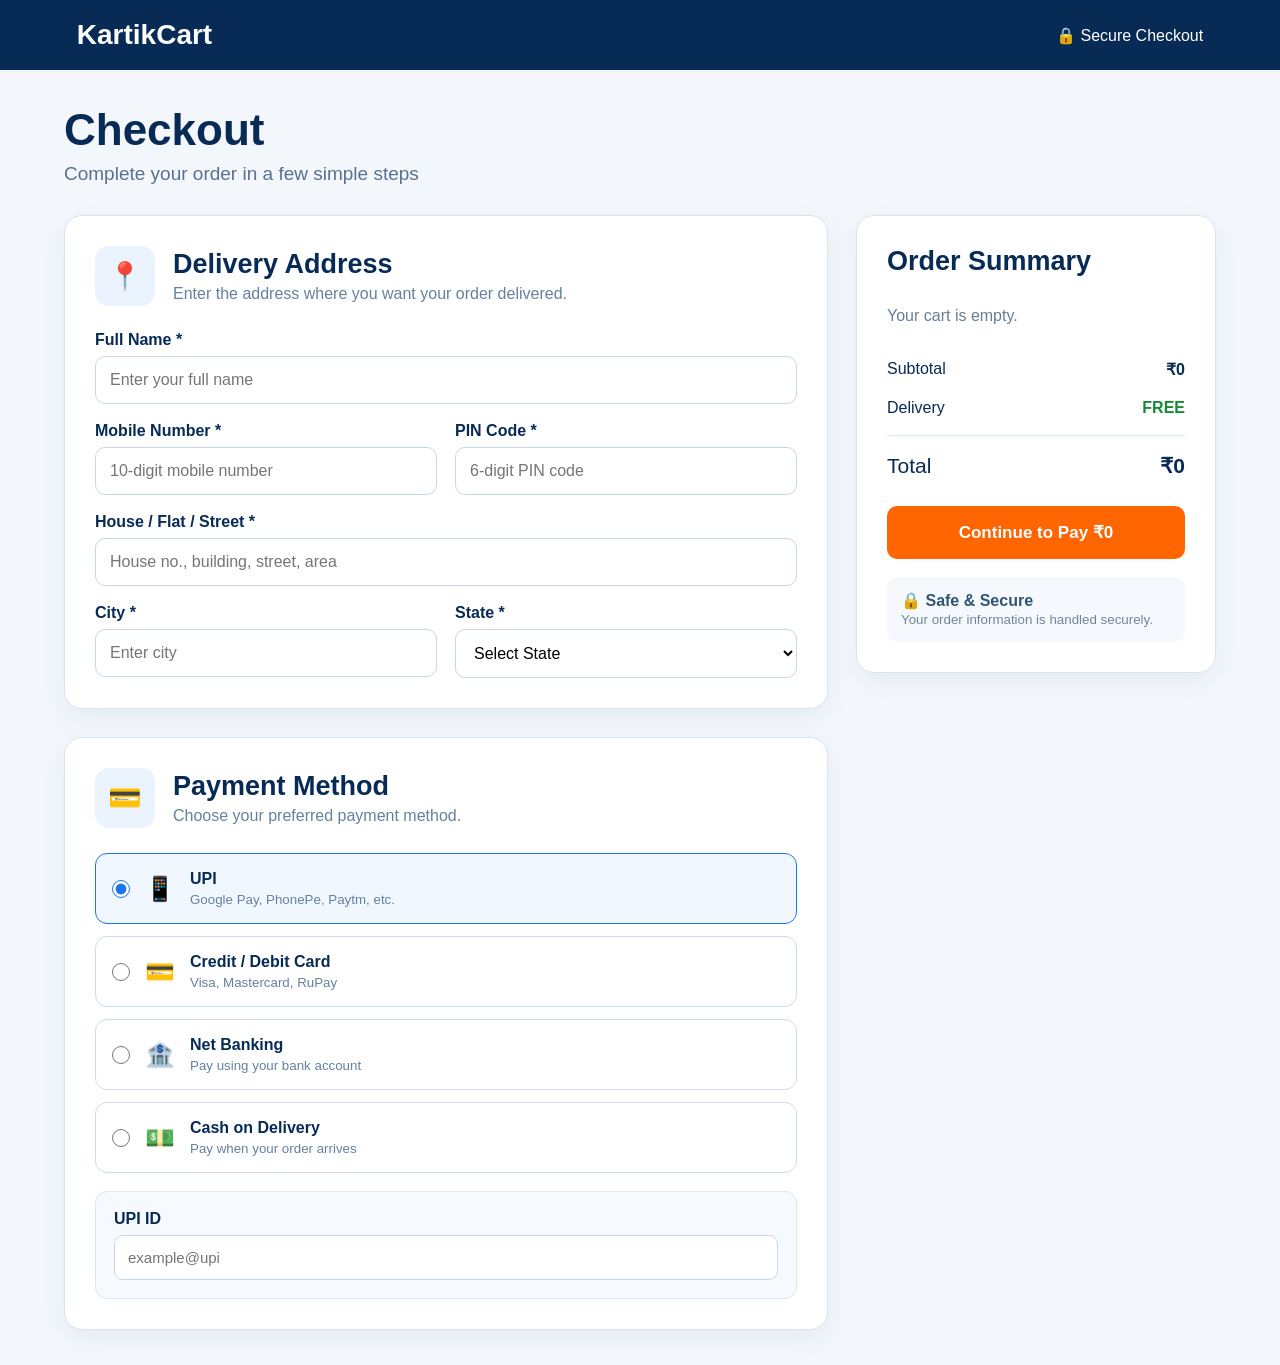
<file: payment.html>
<!DOCTYPE html>
<html lang="en">
<head>
<meta charset="UTF-8">
<meta name="viewport" content="width=device-width,initial-scale=1.0">
<title>KartikCart - Checkout</title>
<link rel="stylesheet" href="payment.css">
</head>
<body>
<header class="header"><div class="logo">KartikCart</div><div>🔒 Secure Checkout</div></header>

<main class="container">
<div class="title"><h1>Checkout</h1><p>Complete your order in a few simple steps</p></div>

<div class="layout">
<section>
<div class="card">
<div class="section-head"><div class="icon">📍</div><div><h2>Delivery Address</h2><p>Enter the address where you want your order delivered.</p></div></div>

<form id="addressForm">
<div class="grid">
<div class="field full"><label>Full Name *</label><input id="fullName" required placeholder="Enter your full name"></div>
<div class="field"><label>Mobile Number *</label><input id="mobile" required maxlength="10" placeholder="10-digit mobile number"></div>
<div class="field"><label>PIN Code *</label><input id="pincode" required maxlength="6" placeholder="6-digit PIN code"></div>
<div class="field full"><label>House / Flat / Street *</label><input id="address" required placeholder="House no., building, street, area"></div>
<div class="field"><label>City *</label><input id="city" required placeholder="Enter city"></div>
<div class="field"><label>State *</label><select id="state" required>
<option value="">Select State</option><option>Uttar Pradesh</option><option>Delhi</option><option>Bihar</option><option>Madhya Pradesh</option><option>Maharashtra</option><option>Rajasthan</option><option>Gujarat</option><option>Haryana</option><option>Punjab</option><option>West Bengal</option><option>Other</option>
</select></div>
</div>
</form>
</div>

<div class="card">
<div class="section-head"><div class="icon">💳</div><div><h2>Payment Method</h2><p>Choose your preferred payment method.</p></div></div>

<div class="payment-options">
<label class="payment-option active"><input type="radio" name="payment" value="UPI" checked><b>📱</b><span><strong>UPI</strong><small>Google Pay, PhonePe, Paytm, etc.</small></span></label>
<label class="payment-option"><input type="radio" name="payment" value="Card"><b>💳</b><span><strong>Credit / Debit Card</strong><small>Visa, Mastercard, RuPay</small></span></label>
<label class="payment-option"><input type="radio" name="payment" value="Net Banking"><b>🏦</b><span><strong>Net Banking</strong><small>Pay using your bank account</small></span></label>
<label class="payment-option"><input type="radio" name="payment" value="Cash on Delivery"><b>💵</b><span><strong>Cash on Delivery</strong><small>Pay when your order arrives</small></span></label>
</div>
<div id="paymentDetails"></div>
</div>
</section>

<aside class="summary card">
<h2>Order Summary</h2>
<div id="productList"></div>
<div class="line"><span>Subtotal</span><strong id="subtotal">₹0</strong></div>
<div class="line"><span>Delivery</span><strong class="free">FREE</strong></div>
<div class="total"><span>Total</span><strong id="total">₹0</strong></div>
<button id="payBtn">
    <span id="payText">Continue to Pay</span>
    <strong id="payAmount">₹0</strong>
</button>
<div class="secure">🔒 <b>Safe & Secure</b><br><small>Your order information is handled securely.</small></div>
</aside>
</div>
</main>
<script src="payment.js"></script>
</body>
</html>
</file>
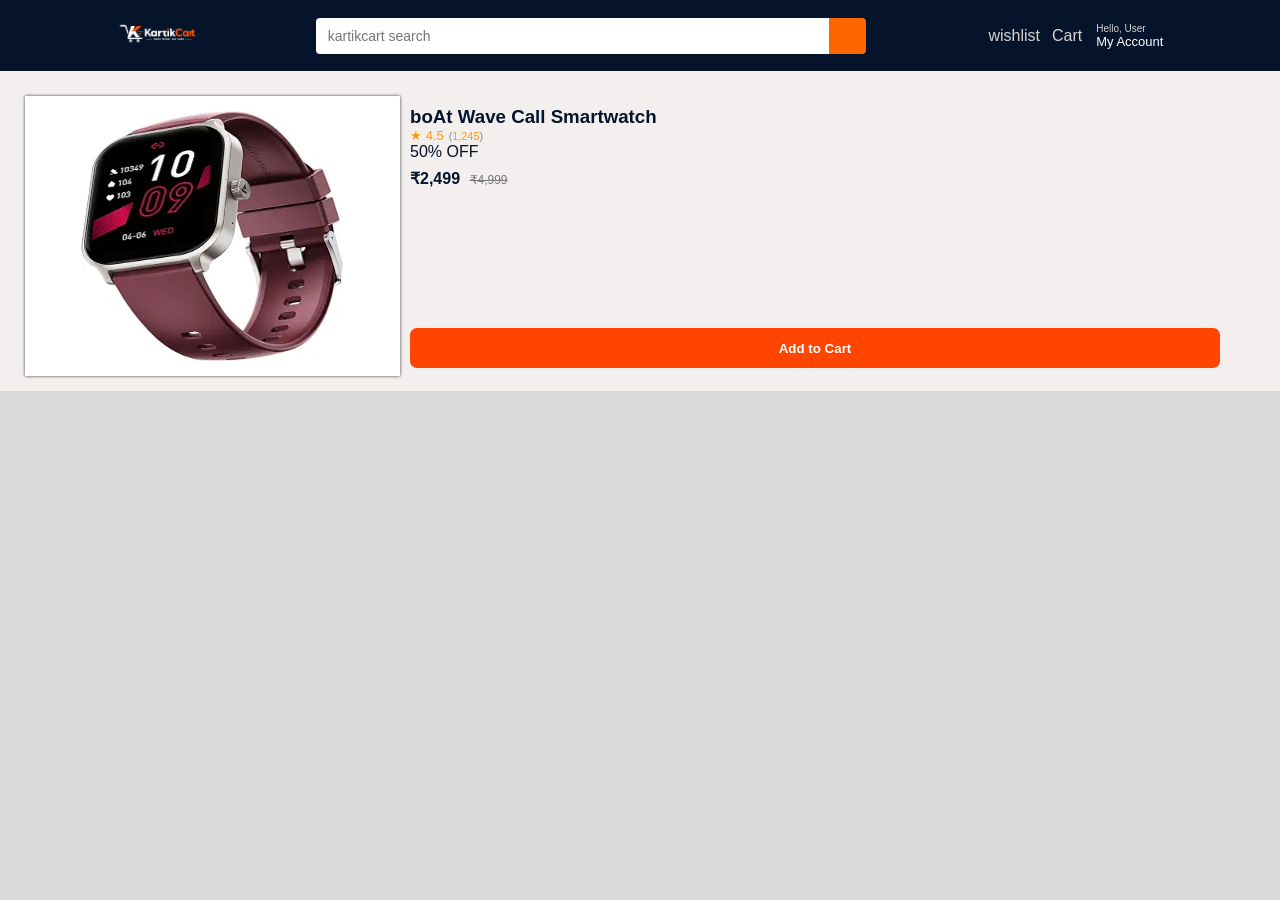
<file: products.html>
<!DOCTYPE html>
<html lang="en">
<head>
    <meta charset="UTF-8">
    <meta name="viewport" content="width=device-width, initial-scale=1.0">

    <title>Product | KartikCart</title>

    <link rel="stylesheet" href="home.css">
    <link rel="stylesheet" href="products.css">

      <header>
        <div class="navbar">
             <div class="icon"><img src="ecomlogo4.png" alt=""> </div>
                 <div class="search"> 
                    <input type="text" placeholder="kartikcart search">
                    <button><i class="fa-solid fa-magnifying-glass"></i></button>
                 </div>
                 <div class="wishlist">
                    <i class="fa-regular fa-heart"></i>
                    wishlist
                 <div class="cart" onclick="window.location.href='cart.html'">
    <button>
        <i class="fa-solid fa-cart-shopping"></i>
    </button>
    Cart
</div>
                 <div class="hello">
                    <i class="fa-solid fa-user"></i>
                     <div class="hello1">
                      <span class="hello11">Hello, User</span>
                      <span class="hello12">My Account</span>
                    </div>
                 </div>
          </div>
    </header>

    <div class="proinfo">
        <div class="proimg">
            <img id="productImage" src="" alt="Product">
        </div>
        <div class="prodetail">
           <h3 id="productName"></h3>
              <div class="rating">
                <span>★ <span id="productRating"></span></span>
                <small>(<span id="productReviews"></span>)</small>
            </div>
            <div id="productDiscount"></div>
             <div class="price">
            <span id="productPrice"></span>
            <del id="productOldPrice"></del>
            </div>
              <button class="add-car">
                <i class="fa-solid fa-cart-shopping"></i>
                Add to Cart
            </button>
        </div>
    
            

        </div>
    </div>

    <script src="products.js"></script>

</body>
</html>
</file>
<file: payment.css>
* {
    box-sizing: border-box;
    margin: 0;
    padding: 0;
}

body {
    font-family: Arial, sans-serif;
    background: #f3f7fc;
    color: #082b55;
}

/* HEADER */
.header {
    height: 70px;
    background: #082b55;
    color: white;
    display: flex;
    justify-content: space-between;
    align-items: center;
    padding: 0 6%;
}

.logo {
    font-size: 28px;
    font-weight: 800;
}

/* MAIN */
.container {
    width: 90%;
    max-width: 1250px;
    margin: 35px auto;
}

.title h1 {
    font-size: 44px;
}

.title p {
    font-size: 19px;
    color: #58718e;
    margin: 8px 0 30px;
}

/* LAYOUT */
.layout {
    display: grid;
    grid-template-columns: 1fr 360px;
    gap: 28px;
}

.layout > section {
    display: flex;
    flex-direction: column;
    gap: 28px;
}

/* CARD */
.card {
    background: white;
    border: 1px solid #d8e4f0;
    border-radius: 18px;
    padding: 30px;
    box-shadow: 0 8px 25px rgba(8, 43, 85, 0.06);
}

/* SECTION TITLE */
.section-head {
    display: flex;
    gap: 18px;
    align-items: center;
    margin-bottom: 25px;
}

.icon {
    width: 60px;
    height: 60px;
    border-radius: 14px;
    background: #eaf3ff;
    display: grid;
    place-items: center;
    font-size: 27px;
}

.section-head h2,
.summary h2 {
    font-size: 27px;
}

.section-head p {
    color: #66809e;
    margin-top: 5px;
}

/* ADDRESS FORM */
.grid {
    display: grid;
    grid-template-columns: 1fr 1fr;
    gap: 18px;
}

.field {
    display: flex;
    flex-direction: column;
    gap: 7px;
}

.field.full {
    grid-column: 1 / -1;
}

.field label {
    font-weight: bold;
}

.field input,
.field select {
    padding: 14px;
    border: 1px solid #c8d7e8;
    border-radius: 10px;
    font-size: 16px;
    outline: none;
    background: white;
}

.field input:focus,
.field select:focus {
    border-color: #1976ed;
    box-shadow: 0 0 0 3px rgba(25, 118, 237, 0.1);
}

/* PAYMENT OPTIONS */
.payment-options {
    display: flex;
    flex-direction: column;
    gap: 12px;
}

.payment-option {
    display: flex;
    align-items: center;
    gap: 15px;
    padding: 16px;
    border: 1px solid #cddceb;
    border-radius: 12px;
    cursor: pointer;
    transition: 0.2s;
}

.payment-option.active,
.payment-option:hover {
    border-color: #1976ed;
    background: #f1f7ff;
}

.payment-option input {
    width: 18px;
    height: 18px;
    accent-color: #1976ed;
}

.payment-option b {
    font-size: 24px;
}

.payment-option span {
    display: flex;
    flex-direction: column;
    gap: 4px;
}

.payment-option small {
    color: #66809e;
}

/* PAYMENT DETAILS */
.detail {
    margin-top: 18px;
    padding: 18px;
    background: #f6f9fd;
    border: 1px solid #dce7f2;
    border-radius: 12px;
}

.detail label {
    display: block;
    font-weight: bold;
    margin-bottom: 7px;
}

.detail input,
.detail select {
    width: 100%;
    padding: 13px;
    border: 1px solid #c8d7e8;
    border-radius: 9px;
    font-size: 15px;
    outline: none;
}

.two {
    display: grid;
    grid-template-columns: 1fr 1fr;
    gap: 12px;
}

.full2 {
    grid-column: 1 / -1;
}

/* ORDER SUMMARY */
.summary {
    position: sticky;
    top: 20px;
    height: max-content;
}

.summary h2 {
    margin-bottom: 20px;
}

#productList {
    display: flex;
    flex-direction: column;
    gap: 12px;
    margin-bottom: 15px;
}

.product {
    display: flex;
    gap: 10px;
    align-items: center;
    border-bottom: 1px solid #e3ebf3;
    padding-bottom: 12px;
}

.product img {
    width: 58px;
    height: 58px;
    object-fit: contain;
    background: #f5f7fa;
    border-radius: 8px;
}

.product-info {
    flex: 1;
}

.product-info h4 {
    font-size: 14px;
    margin-bottom: 4px;
}

.product-info small {
    color: #70859c;
}

/* PRICE */
.line,
.total {
    display: flex;
    justify-content: space-between;
    padding: 10px 0;
}

.free {
    color: #168b36;
}

.total {
    border-top: 1px solid #dce5ee;
    margin-top: 8px;
    padding-top: 18px;
    font-size: 21px;
}

/* PAY BUTTON */
#payBtn {
    width: 100%;
    margin-top: 18px;
    padding: 16px;
    border: 0;
    border-radius: 10px;
    background: #ff6500;
    color: white;
    font-size: 17px;
    font-weight: bold;
    cursor: pointer;
    transition: 0.2s;
}

#payBtn:hover {
    background: #e95700;
}

/* SECURITY */
.secure {
    margin-top: 18px;
    padding: 14px;
    background: #f5f9fd;
    border-radius: 10px;
    color: #315575;
}

.secure small {
    color: #71869b;
}

/* EMPTY CART */
.empty {
    color: #687e95;
    padding: 10px 0;
}

/* RESPONSIVE */
@media (max-width: 850px) {

    .layout {
        grid-template-columns: 1fr;
    }

    .summary {
        position: static;
    }
}

@media (max-width: 600px) {

    .grid {
        grid-template-columns: 1fr;
    }

    .field.full {
        grid-column: auto;
    }

    .card {
        padding: 20px;
    }

    .title h1 {
        font-size: 34px;
    }

    .two {
        grid-template-columns: 1fr;
    }

    .full2 {
        grid-column: auto;
    }
}
</file>
<file: home.css>
* {
    margin: 0;
    padding: 0;
    box-sizing: border-box;
}

body {
    font-family: Arial, sans-serif;
    background-color: rgb(218, 216, 216);
    color: #05142b;
}


/* =====================================================
   NAVBAR
===================================================== */

.navbar {
    min-height: 60px;
    background-color: #05142b;

    display: flex;
    align-items: center;
    justify-content: space-evenly;

    gap: 20px;
    padding: 8px 20px;
}


/* LOGO */

.icon {
    height: 55px;
    flex-shrink: 0;
}

.icon img {
    height: 100%;
    width: auto;
    display: block;
}


/* SEARCH */

.search {
    display: flex;
    flex: 1;
    max-width: 550px;
}

.search input {
    width: 100%;
    height: 36px;

    padding: 0 12px;

    border: none;
    outline: none;

    border-radius: 4px 0 0 4px;

    font-size: 14px;
}

.search input:focus {
    outline: 2px solid #ff6600;
}

.search button {
    width: 40px;
    height: 36px;

    border: none;

    background-color: #ff6600;
    color: #05142b;

    border-radius: 0 4px 4px 0;

    cursor: pointer;
}

.search button:hover {
    background-color: #ea8541;
}


/* WISHLIST */

.wishlist {
    color: rgb(214, 210, 210);

    display: flex;
    align-items: center;

    gap: 6px;

    white-space: nowrap;
}

.wishlist i {
    color: white;
    font-size: 20px;
}


/* CART */

.cart {
    color: rgb(214, 210, 210);

    display: flex;
    align-items: center;

    gap: 6px;

    cursor: pointer;

    white-space: nowrap;
}

.cart button {
    color: white;

    background-color: transparent;

    border: none;

    font-size: 20px;

    cursor: pointer;
}

.cart:hover {
    color: #ff6600;
}


/* ACCOUNT */

.hello {
    color: white;

    display: flex;
    align-items: center;

    gap: 8px;

    white-space: nowrap;
}

.hello i {
    font-size: 20px;
}

.hello1 {
    display: flex;
    flex-direction: column;
}

.hello11 {
    font-size: 10px;
    color: rgb(214, 210, 210);
}

.hello12 {
    font-size: 13px;
}


/* =====================================================
   HERO
===================================================== */

.home {
    width: 100%;
    height: auto;
    background-color: white;
    margin-top: 5px;
}

.home img {
    width: 100%;
    height: auto;

    min-height: 300px;

    object-fit: cover;

    display: block;
}


/* =====================================================
   SECTION HEADING
===================================================== */

.category-section {
    background-color: rgb(218, 216, 216);
    padding-top: 20px;
}

.section-heading,
.deal {
    display: flex;

    justify-content: space-between;
    align-items: center;

    margin: 0 20px 15px;
}

.section-heading p,
.deal p {
    font-weight: 900;
    font-size: 18px;
}

.section-heading a,
.deal a {
    color: #ff6600;
    text-decoration: none;
    font-size: 14px;
    font-weight: bold;
}


/* =====================================================
   CATEGORY BOXES
===================================================== */

.boxdad {
    display: grid;

    grid-template-columns: repeat(6, 1fr);

    gap: 20px;

    padding: 20px 30px;

    background-color: rgb(218, 216, 216);
}

.box {
    height: 210px;

    background-color: white;

    border-radius: 8px;

    padding: 15px;

    display: flex;
    flex-direction: column;

    align-items: center;
    justify-content: center;

    overflow: hidden;

    transition: 0.2s;
}

.box:hover {
    transform: translateY(-4px);

    box-shadow: 0 5px 15px rgba(0, 0, 0, 0.15);
}

.box img {
    width: 100%;
    height: 160px;

    object-fit: contain;

    display: block;
}

.boxtex {
    margin-top: 8px;

    font-weight: 800;

    text-align: center;

    font-size: 15px;
}


/* =====================================================
   DEAL HEADING
===================================================== */

.deal {
    margin-top: 20px;
}


/* =====================================================
   FEATURED PRODUCTS
===================================================== */

.featured {
    padding: 20px 30px 40px;

    background-color: rgb(218, 216, 216);
}


/* IMPORTANT:
   ALL PRODUCT CARDS ARE INSIDE THIS GRID
*/

.products {
    width: 100%;

    display: grid;

    grid-template-columns: repeat(6, minmax(0, 1fr));

    gap: 18px;
}


/* =====================================================
   PRODUCT CARD
===================================================== */

.product-card {
    position: relative;

    min-width: 0;

    background-color: white;

    border: 1px solid #e5e5e5;

    border-radius: 8px;

    padding: 12px;

    overflow: hidden;

    transition: 0.2s;

    display: flex;
    flex-direction: column;
}

.product-card:hover {
    transform: translateY(-3px);

    box-shadow: 0 5px 15px rgba(0, 0, 0, 0.12);
}


/* =====================================================
   DISCOUNT
===================================================== */

.discount {
    position: absolute;

    top: 8px;
    left: 8px;

    background-color: #ff6600;

    color: white;

    padding: 5px 8px;

    border-radius: 4px;

    font-size: 12px;

    font-weight: bold;

    z-index: 2;
}


/* =====================================================
   PRODUCT IMAGE
===================================================== */

.product-image {
    width: 100%;
    height: 150px;

    display: flex;

    justify-content: center;
    align-items: center;

    margin-bottom: 8px;
}

.product-image img {
    width: 100%;
    height: 100%;

    object-fit: contain;

    display: block;
}


/* =====================================================
   PRODUCT NAME
===================================================== */

.product-card h3 {
    font-size: 14px;

    line-height: 1.4;

    margin: 5px 0 8px;

    min-height: 40px;

    display: -webkit-box;
    -webkit-line-clamp: 2;
    -webkit-box-orient: vertical;

    overflow: hidden;
}


/* =====================================================
   RATING
===================================================== */

.rating {
    display: flex;

    gap: 5px;

    align-items: center;

    font-size: 13px;
}

.rating span {
    color: #ff9900;
}

.rating small {
    color: #888;
}


/* =====================================================
   PRICE
===================================================== */

.price {
    margin-top: 8px;

    font-size: 16px;

    font-weight: 800;
}

.price del {
    color: #777;

    font-size: 12px;

    margin-left: 5px;

    font-weight: normal;
}


/* =====================================================
   ADD TO CART
===================================================== */

.add-cart {
    width: 100%;

    min-height: 34px;

    margin-top: auto;
    padding: 8px;

    border: none;

    border-radius: 5px;

    background-color: #ff6600;

    color: white;

    font-size: 13px;

    font-weight: bold;

    cursor: pointer;
}

.add-cart:hover {
    background-color: #e85b00;
}

.add-cart i {
    margin-right: 5px;
}


/* =====================================================
   FOOTER TOP
===================================================== */

.foot1 {
    width: 100%;

    padding: 25px 20px;

    background-color: #05142b;
}

.foot2 {
    width: 95%;
    max-width: 1200px;

    margin: auto;

    min-height: 90px;

    background-color: rgb(243, 240, 240);

    border-radius: 6px;

    display: grid;

    grid-template-columns: repeat(4, 1fr);

    gap: 20px;

    padding: 20px;
}

.secure {
    display: flex;

    align-items: center;

    gap: 12px;
}

.secimg {
    font-size: 30px;
}

.secure1 {
    font-size: 16px;

    font-weight: 700;

    margin-bottom: 4px;
}

.secure2 {
    font-size: 10px;

    color: #555;
}


/* =====================================================
   FOOTER BOTTOM
===================================================== */

.footdown {
    width: 100%;

    background-color: #0b1f3d;

    padding: 40px 20px;
}

.down {
    width: 95%;
    max-width: 1300px;

    margin: auto;

    color: #e5e5e5;

    display: grid;

    grid-template-columns: 1.5fr repeat(4, 1fr);

    gap: 40px;

    padding-bottom: 40px;
}


/* FOOTER LOGO */

.down1-1 img {
    height: 90px;

    max-width: 180px;

    object-fit: contain;
}

.down1-1p {
    font-size: 12px;

    line-height: 1.6;
}


/* SOCIAL */

.down1-2 {
    display: flex;

    gap: 12px;

    margin-top: 20px;
}

.down1-2 i {
    height: 32px;
    width: 32px;

    border: 1px solid white;

    border-radius: 50%;

    display: flex;

    align-items: center;
    justify-content: center;
}


/* FOOTER COLUMNS */

.down2 {
    margin-top: 10px;
}

.downcat {
    font-size: 18px;

    font-weight: 900;

    margin-bottom: 15px;

    color: white;
}

.downp {
    margin-bottom: 9px;

    font-size: 12px;

    cursor: pointer;
}

.downp:hover {
    color: #ff6600;
}


/* NEWSLETTER */

.down2search {
    display: flex;

    margin-top: 15px;

    max-width: 250px;
}

.down2search input {
    width: 100%;

    height: 32px;

    border: none;

    padding: 0 10px;

    outline: none;

    border-radius: 5px 0 0 5px;
}

.down2search button {
    width: 40px;

    height: 32px;

    border: none;

    background-color: #ff6600;

    border-radius: 0 5px 5px 0;

    cursor: pointer;
}

.down2search button i {
    color: #0b1f3d;
}


/* PAYMENT */

.pay {
    margin-top: 25px;
}

.payp {
    font-size: 18px;

    font-weight: 700;

    margin-bottom: 10px;
}

.payimg {
    display: flex;

    gap: 10px;

    flex-wrap: wrap;
}

.payimg1 {
    height: 28px;
    width: 45px;

    background-color: white;

    border-radius: 3px;

    overflow: hidden;
}

.payimg1 img {
    width: 100%;
    height: 100%;

    object-fit: contain;

    display: block;
}


/* =====================================================
   RESPONSIVE - TABLET
===================================================== */

@media (max-width: 1100px) {

    .navbar {
        gap: 12px;
    }

    .search {
        max-width: 400px;
    }

    .boxdad {
        grid-template-columns: repeat(3, 1fr);
    }

    .products {
        grid-template-columns: repeat(4, minmax(0, 1fr));
    }

    .down {
        grid-template-columns: repeat(3, 1fr);
    }

}


/* =====================================================
   RESPONSIVE - MOBILE
===================================================== */

@media (max-width: 700px) {

    /* NAVBAR */

    .navbar {
        min-height: auto;

        flex-wrap: wrap;

        padding: 10px;

        justify-content: center;
    }

    .icon {
        height: 50px;
    }

    .search {
        order: 5;

        width: 100%;

        max-width: none;
    }

    .wishlist,
    .cart,
    .hello {
        font-size: 12px;
    }


    /* HERO */

    .home img {
        min-height: 180px;

        object-fit: cover;
    }


    /* HEADINGS */

    .section-heading,
    .deal {
        margin-left: 12px;
        margin-right: 12px;
    }

    .section-heading p,
    .deal p {
        font-size: 15px;
    }


    /* CATEGORY */

    .boxdad {
        grid-template-columns: repeat(2, 1fr);

        padding: 12px;

        gap: 12px;
    }

    .box {
        height: 170px;
    }

    .box img {
        height: 125px;
    }


    /* PRODUCTS */

    .featured {
        padding: 15px 12px 30px;
    }

    .products {
        grid-template-columns: repeat(2, minmax(0, 1fr));

        gap: 10px;
    }

    .product-card {
        padding: 8px;
    }

    .product-image {
        height: 120px;
    }

    .product-card h3 {
        font-size: 12px;
    }

    .price {
        font-size: 14px;
    }

    .add-cart {
        font-size: 12px;
    }


    /* FOOTER */

    .foot2 {
        width: 100%;

        grid-template-columns: repeat(2, 1fr);

        gap: 15px;
    }

    .secure1 {
        font-size: 13px;
    }

    .secure2 {
        font-size: 9px;
    }

    .secimg {
        font-size: 24px;
    }


    .down {
        width: 100%;

        grid-template-columns: 1fr 1fr;

        gap: 30px;
    }

}


/* =====================================================
   SMALL MOBILE
===================================================== */

@media (max-width: 450px) {

    .navbar {
        justify-content: space-between;
    }

    .wishlist span,
    .cart span {
        display: none;
    }

    .hello1 {
        display: none;
    }


    .products {
        grid-template-columns: 1fr 1fr;
    }

    .product-image {
        height: 105px;
    }

    .product-card h3 {
        font-size: 11px;
    }

    .discount {
        font-size: 10px;

        padding: 4px 6px;
    }

    .rating {
        font-size: 11px;
    }

    .price {
        font-size: 13px;
    }


    .foot2 {
        grid-template-columns: 1fr;
    }

    .down {
        grid-template-columns: 1fr;
    }

}
</file>
<file: products.css>
*{
    padding: 0%;
    margin: 0%;

}
.proinfo{
    display: flex;
    height: 320px;
    width: 100%;
    background-color: rgb(243, 239, 239);
   padding: 15px;
   
}
.prodetail{
    margin-top: 20px;
    width: 60%;
    
}
.proimg{
    height: 280px;
    width: 30%;
    background-color: white;
    margin: 10px;
    display: flex;
    justify-content: center;
   align-items: center;
   box-shadow: 0px 0px  3px rgb(62, 61, 61);
}
.proimg img{
    height: 250px;
    width: 70%;
}


.add-car{
    height: 40px;
    width: 108%;
    display: flex;
    justify-content: center;
    align-items: center;
    background-color: orangered;
    color: white;
    border: none;
    border-radius: 7px;
    font-weight: 700;
    margin-top: 140px;
}
.add-car:hover{
    background-color: rgb(239, 104, 55);
}
</file>
